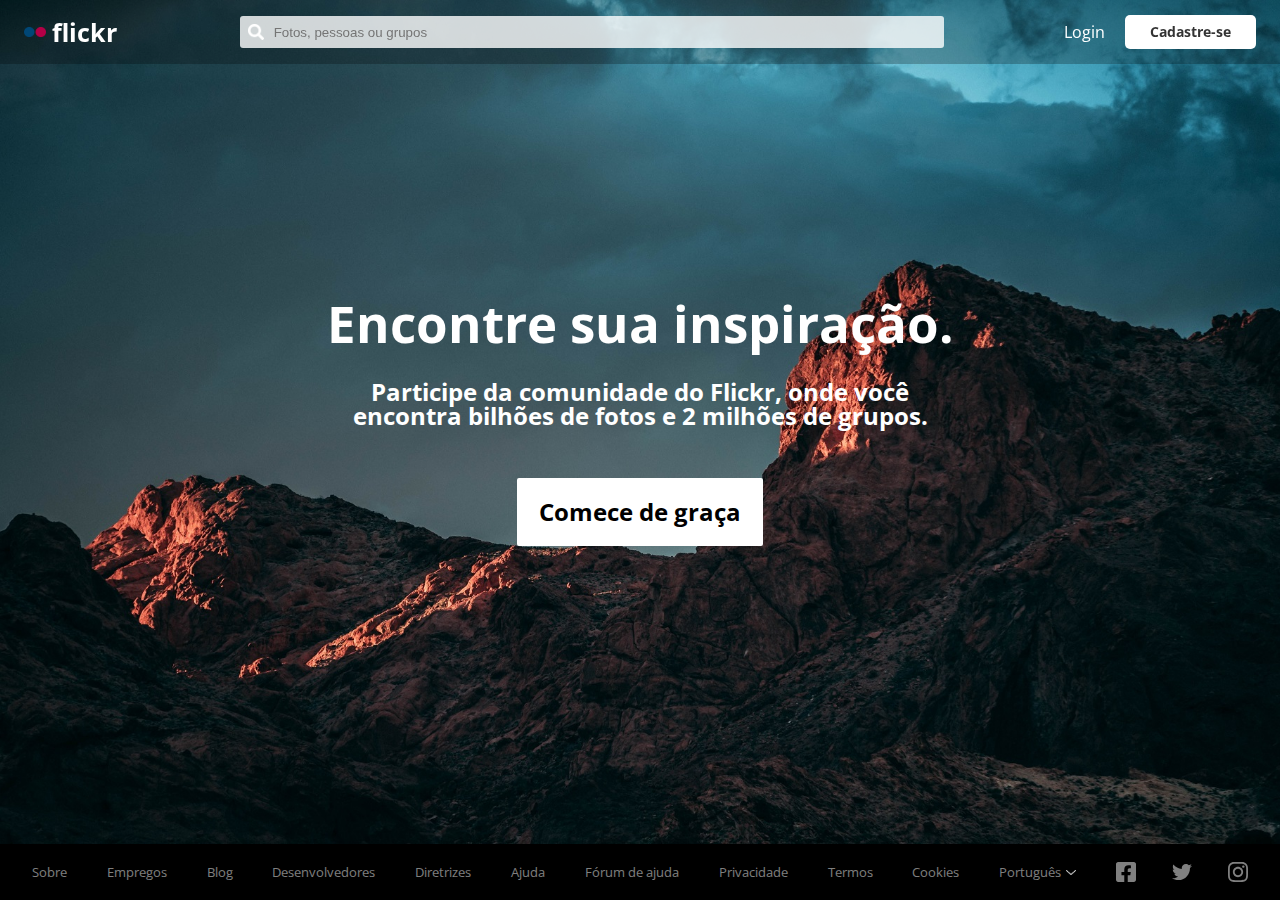
<file: index.html>
<!DOCTYPE html>
<html lang="en">
  <head>
    <meta charset="UTF-8" />
    <meta http-equiv="X-UA-Compatible" content="IE=edge" />
    <meta name="viewport" content="width=device-width, initial-scale=1.0" />
    <link rel="stylesheet" href="start.css" />
    <link rel="stylesheet" href="styles.css" />
    <link rel="preconnect" href="https://fonts.googleapis.com" />
    <link rel="preconnect" href="https://fonts.gstatic.com" crossorigin />
    <link
      href="https://fonts.googleapis.com/css2?family=Open+Sans:wght@400;600;700&display=swap"
      rel="stylesheet"
    />
    <title>flickr home page clone</title>
  </head>
  <body>
    <header class="header">
      <div class="logo-box">
        <img class="imgLogo" src="logo/flick-logo.png" alt="flick logo" />
        <a href="#" class="txtLogo">flickr</a>
      </div>
      <div class="search-box">
        <img src="images/search-solid.png" alt="search" class="imgSearch" />
        <input
          type="search"
          class="searchBox"
          placeholder="Fotos, pessoas ou grupos"
        />
      </div>
      <div class="login-box">
        <a href="#" class="login">Login</a>
        <a href="#" class="register">Cadastre-se</a>
      </div>
    </header>
    <main class="page-body">
      <div class="title-container">
        <h1 class="title">Encontre sua inspiração.</h1>
        <p>
          Participe da comunidade do Flickr, onde você encontra bilhões de fotos
          e 2 milhões de grupos.
        </p>
        <a href="#" class="bntStartNow" id="deGraca">Comece de graça</a>
      </div>
    </main>
    <footer class="footer">
      <div class="footButtons">
        <ul class="navTopRow">
          <li>Sobre</li>
          <li>Empregos</li>
          <li>Blog</li>
          <li>Desenvolvedores</li>
          <li>Diretrizes</li>
          <li>Ajuda</li>
          <li>Fórum de ajuda</li>
          <li>Privacidade</li>
          <li>Termos</li>
          <li>Cookies</li>
          <li class="language">
            <div class="idiom">Português</div>
            <img class="arrow" src="images/arrow.png" alt="arrow" />
          </li>
          <li class="socialMedias">
            <div class="facebook">
              <svg
                version="1.1"
                id="Camada_1"
                focusable="false"
                xmlns="http://www.w3.org/2000/svg"
                xmlns:xlink="http://www.w3.org/1999/xlink"
                x="0px"
                y="0px"
                viewBox="74 -74 448 448"
                style="enable-background: new 74 -74 448 448"
                xml:space="preserve"
              >
                <path
                  d="M474-74H122c-26.5,0-48,21.5-48,48v352c0,26.5,21.5,48,48,48h137.3V221.7h-63V150h63V95.4c0-62.2,37-96.5,93.7-96.5
                  c27.1,0,55.5,4.8,55.5,4.8v61h-31.3c-30.8,0-40.4,19.1-40.4,38.7V150h68.8l-11,71.7h-57.8V374H474c26.5,0,48-21.5,48-48V-26
                  C522-52.5,500.5-74,474-74z"
                />
              </svg>
            </div>
            <div class="twitter">
              <svg
                version="1.1"
                id="Camada_1"
                focusable="false"
                xmlns="http://www.w3.org/2000/svg"
                xmlns:xlink="http://www.w3.org/1999/xlink"
                x="0px"
                y="0px"
                viewBox="-143 45 512 512"
                style="enable-background: new -143 45 512 512"
                xml:space="preserve"
              >
                <path
                  d="M316.4,196.7c0.3,4.5,0.3,9.1,0.3,13.6c0,138.7-105.6,298.6-298.6,298.6c-59.5,0-114.7-17.2-161.1-47.1
                  c8.4,1,16.6,1.3,25.3,1.3c49.1,0,94.2-16.6,130.3-44.8c-46.1-1-84.8-31.2-98.1-72.8c6.5,1,13,1.6,19.8,1.6c9.4,0,18.8-1.3,27.6-3.6
                  c-48.1-9.7-84.1-52-84.1-103v-1.3c14,7.8,30.2,12.7,47.4,13.3c-28.3-18.8-46.8-51-46.8-87.4c0-19.5,5.2-37.4,14.3-53
                  C-55.6,175.9,22,217.5,109.1,222.1c-1.6-7.8-2.6-15.9-2.6-24c0-57.8,46.8-104.9,104.9-104.9c30.2,0,57.5,12.7,76.7,33.1
                  c23.7-4.5,46.5-13.3,66.6-25.3c-7.8,24.4-24.4,44.8-46.1,57.8c21.1-2.3,41.6-8.1,60.4-16.2C354.7,163.3,336.8,181.8,316.4,196.7
                  L316.4,196.7z"
                />
              </svg>
            </div>
            <div class="instagram">
              <svg
                version="1.1"
                id="Camada_1"
                focusable="false"
                xmlns="http://www.w3.org/2000/svg"
                xmlns:xlink="http://www.w3.org/1999/xlink"
                x="0px"
                y="0px"
                viewBox="-175 77 448 448"
                style="enable-background: new -175 77 448 448"
                xml:space="preserve"
              >
                <path
                  d="M49.1,186c-63.6,0-114.9,51.3-114.9,114.9s51.3,114.9,114.9,114.9S164,364.5,164,300.9S112.7,186,49.1,186z M49.1,375.6
                  c-41.1,0-74.7-33.5-74.7-74.7s33.5-74.7,74.7-74.7s74.7,33.5,74.7,74.7S90.2,375.6,49.1,375.6L49.1,375.6z M195.5,181.3
                  c0,14.9-12,26.8-26.8,26.8c-14.9,0-26.8-12-26.8-26.8s12-26.8,26.8-26.8S195.5,166.5,195.5,181.3z M271.6,208.5
                  c-1.7-35.9-9.9-67.7-36.2-93.9c-26.2-26.2-58-34.4-93.9-36.2c-37-2.1-147.9-2.1-184.9,0c-35.8,1.7-67.6,9.9-93.9,36.1
                  s-34.4,58-36.2,93.9c-2.1,37-2.1,147.9,0,184.9c1.7,35.9,9.9,67.7,36.2,93.9s58,34.4,93.9,36.2c37,2.1,147.9,2.1,184.9,0
                  c35.9-1.7,67.7-9.9,93.9-36.2c26.2-26.2,34.4-58,36.2-93.9C273.7,356.3,273.7,245.5,271.6,208.5L271.6,208.5z M223.8,433
                  c-7.8,19.6-22.9,34.7-42.6,42.6c-29.5,11.7-99.5,9-132.1,9s-102.7,2.6-132.1-9c-19.6-7.8-34.7-22.9-42.6-42.6
                  c-11.7-29.5-9-99.5-9-132.1s-2.6-102.7,9-132.1c7.8-19.6,22.9-34.7,42.6-42.6c29.5-11.7,99.5-9,132.1-9s102.7-2.6,132.1,9
                  c19.6,7.8,34.7,22.9,42.6,42.6c11.7,29.5,9,99.5,9,132.1S235.5,403.6,223.8,433z"
                />
              </svg>
            </div>
          </li>
        </ul>
      </div>
    </footer>

    <footer class="footerBottomRow">
      <div class="footButtonsBottomRow">
        <ul class="navBottomRow">
          <li>Privacidade</li>
          <li>Termos</li>
          <li>Cookies</li>
        </ul>
        <ul class="navSocialMediaBottomRow">
          <li class="socialMedias">
            <div class="facebook">
              <svg
                version="1.1"
                id="Camada_1"
                focusable="false"
                xmlns="http://www.w3.org/2000/svg"
                xmlns:xlink="http://www.w3.org/1999/xlink"
                x="0px"
                y="0px"
                viewBox="74 -74 448 448"
                style="enable-background: new 74 -74 448 448"
                xml:space="preserve"
              >
                <path
                  d="M474-74H122c-26.5,0-48,21.5-48,48v352c0,26.5,21.5,48,48,48h137.3V221.7h-63V150h63V95.4c0-62.2,37-96.5,93.7-96.5
                  c27.1,0,55.5,4.8,55.5,4.8v61h-31.3c-30.8,0-40.4,19.1-40.4,38.7V150h68.8l-11,71.7h-57.8V374H474c26.5,0,48-21.5,48-48V-26
                  C522-52.5,500.5-74,474-74z"
                />
              </svg>
            </div>
            <div class="twitter">
              <svg
                version="1.1"
                id="Camada_1"
                focusable="false"
                xmlns="http://www.w3.org/2000/svg"
                xmlns:xlink="http://www.w3.org/1999/xlink"
                x="0px"
                y="0px"
                viewBox="-143 45 512 512"
                style="enable-background: new -143 45 512 512"
                xml:space="preserve"
              >
                <path
                  d="M316.4,196.7c0.3,4.5,0.3,9.1,0.3,13.6c0,138.7-105.6,298.6-298.6,298.6c-59.5,0-114.7-17.2-161.1-47.1
                  c8.4,1,16.6,1.3,25.3,1.3c49.1,0,94.2-16.6,130.3-44.8c-46.1-1-84.8-31.2-98.1-72.8c6.5,1,13,1.6,19.8,1.6c9.4,0,18.8-1.3,27.6-3.6
                  c-48.1-9.7-84.1-52-84.1-103v-1.3c14,7.8,30.2,12.7,47.4,13.3c-28.3-18.8-46.8-51-46.8-87.4c0-19.5,5.2-37.4,14.3-53
                  C-55.6,175.9,22,217.5,109.1,222.1c-1.6-7.8-2.6-15.9-2.6-24c0-57.8,46.8-104.9,104.9-104.9c30.2,0,57.5,12.7,76.7,33.1
                  c23.7-4.5,46.5-13.3,66.6-25.3c-7.8,24.4-24.4,44.8-46.1,57.8c21.1-2.3,41.6-8.1,60.4-16.2C354.7,163.3,336.8,181.8,316.4,196.7
                  L316.4,196.7z"
                />
              </svg>
            </div>
            <div class="instagram">
              <svg
                version="1.1"
                id="Camada_1"
                focusable="false"
                xmlns="http://www.w3.org/2000/svg"
                xmlns:xlink="http://www.w3.org/1999/xlink"
                x="0px"
                y="0px"
                viewBox="-175 77 448 448"
                style="enable-background: new -175 77 448 448"
                xml:space="preserve"
              >
                <path
                  d="M49.1,186c-63.6,0-114.9,51.3-114.9,114.9s51.3,114.9,114.9,114.9S164,364.5,164,300.9S112.7,186,49.1,186z M49.1,375.6
                  c-41.1,0-74.7-33.5-74.7-74.7s33.5-74.7,74.7-74.7s74.7,33.5,74.7,74.7S90.2,375.6,49.1,375.6L49.1,375.6z M195.5,181.3
                  c0,14.9-12,26.8-26.8,26.8c-14.9,0-26.8-12-26.8-26.8s12-26.8,26.8-26.8S195.5,166.5,195.5,181.3z M271.6,208.5
                  c-1.7-35.9-9.9-67.7-36.2-93.9c-26.2-26.2-58-34.4-93.9-36.2c-37-2.1-147.9-2.1-184.9,0c-35.8,1.7-67.6,9.9-93.9,36.1
                  s-34.4,58-36.2,93.9c-2.1,37-2.1,147.9,0,184.9c1.7,35.9,9.9,67.7,36.2,93.9s58,34.4,93.9,36.2c37,2.1,147.9,2.1,184.9,0
                  c35.9-1.7,67.7-9.9,93.9-36.2c26.2-26.2,34.4-58,36.2-93.9C273.7,356.3,273.7,245.5,271.6,208.5L271.6,208.5z M223.8,433
                  c-7.8,19.6-22.9,34.7-42.6,42.6c-29.5,11.7-99.5,9-132.1,9s-102.7,2.6-132.1-9c-19.6-7.8-34.7-22.9-42.6-42.6
                  c-11.7-29.5-9-99.5-9-132.1s-2.6-102.7,9-132.1c7.8-19.6,22.9-34.7,42.6-42.6c29.5-11.7,99.5-9,132.1-9s102.7-2.6,132.1,9
                  c19.6,7.8,34.7,22.9,42.6,42.6c11.7,29.5,9,99.5,9,132.1S235.5,403.6,223.8,433z"
                />
              </svg>
            </div>
          </li>
        </ul>
      </div>
    </footer>

    <script src="script.js"></script>
  </body>
</html>
</file>
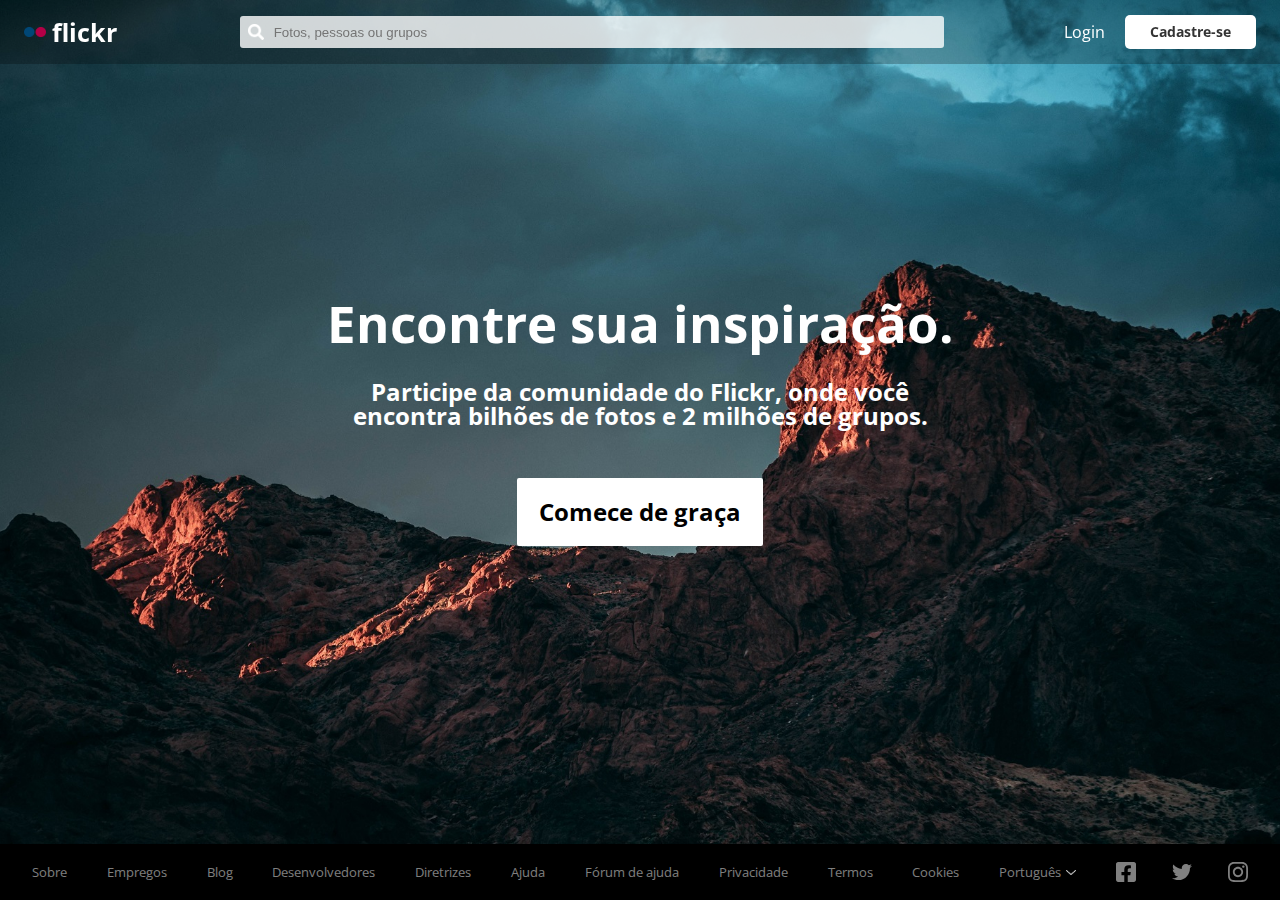
<file: intex.html>
<!DOCTYPE html>
<html lang="en">
  <head>
    <meta charset="UTF-8" />
    <meta http-equiv="X-UA-Compatible" content="IE=edge" />
    <meta name="viewport" content="width=device-width, initial-scale=1.0" />
    <link rel="stylesheet" href="start.css" />
    <link rel="stylesheet" href="styles.css" />
    <link rel="preconnect" href="https://fonts.googleapis.com" />
    <link rel="preconnect" href="https://fonts.gstatic.com" crossorigin />
    <link
      href="https://fonts.googleapis.com/css2?family=Open+Sans:wght@400;600;700&display=swap"
      rel="stylesheet"
    />
    <title>flickr.com</title>
  </head>
  <body>
    <header class="header">
      <div class="logo-box">
        <img class="imgLogo" src="logo/flick-logo.png" alt="flick logo" />
        <a href="#" class="txtLogo">flickr</a>
      </div>
      <div class="search-box">
        <img src="images/search-solid.png" alt="search" class="imgSearch" />
        <input
          type="search"
          class="searchBox"
          placeholder="Fotos, pessoas ou grupos"
        />
      </div>
      <div class="login-box">
        <a href="#" class="login">Login</a>
        <a href="#" class="register">Cadastre-se</a>
      </div>
    </header>
    <main class="page-body">
      <div class="title-container">
        <h1 class="title">Encontre sua inspiração.</h1>
        <p>
          Participe da comunidade do Flickr, onde você encontra bilhões de fotos
          e 2 milhões de grupos.
        </p>
        <a href="#" class="bntStartNow" id="deGraca">Comece de graça</a>
      </div>
    </main>
    <footer class="footer">
      <div class="footButtons">
        <ul class="navTopRow">
          <li>Sobre</li>
          <li>Empregos</li>
          <li>Blog</li>
          <li>Desenvolvedores</li>
          <li>Diretrizes</li>
          <li>Ajuda</li>
          <li>Fórum de ajuda</li>
          <li>Privacidade</li>
          <li>Termos</li>
          <li>Cookies</li>
          <li class="language">
            <div class="idiom">Português</div>
            <img class="arrow" src="images/arrow.png" alt="arrow" />
          </li>
          <li class="socialMedias">
            <div class="facebook">
              <svg
                version="1.1"
                id="Camada_1"
                focusable="false"
                xmlns="http://www.w3.org/2000/svg"
                xmlns:xlink="http://www.w3.org/1999/xlink"
                x="0px"
                y="0px"
                viewBox="74 -74 448 448"
                style="enable-background: new 74 -74 448 448"
                xml:space="preserve"
              >
                <path
                  d="M474-74H122c-26.5,0-48,21.5-48,48v352c0,26.5,21.5,48,48,48h137.3V221.7h-63V150h63V95.4c0-62.2,37-96.5,93.7-96.5
                  c27.1,0,55.5,4.8,55.5,4.8v61h-31.3c-30.8,0-40.4,19.1-40.4,38.7V150h68.8l-11,71.7h-57.8V374H474c26.5,0,48-21.5,48-48V-26
                  C522-52.5,500.5-74,474-74z"
                />
              </svg>
            </div>
            <div class="twitter">
              <svg
                version="1.1"
                id="Camada_1"
                focusable="false"
                xmlns="http://www.w3.org/2000/svg"
                xmlns:xlink="http://www.w3.org/1999/xlink"
                x="0px"
                y="0px"
                viewBox="-143 45 512 512"
                style="enable-background: new -143 45 512 512"
                xml:space="preserve"
              >
                <path
                  d="M316.4,196.7c0.3,4.5,0.3,9.1,0.3,13.6c0,138.7-105.6,298.6-298.6,298.6c-59.5,0-114.7-17.2-161.1-47.1
                  c8.4,1,16.6,1.3,25.3,1.3c49.1,0,94.2-16.6,130.3-44.8c-46.1-1-84.8-31.2-98.1-72.8c6.5,1,13,1.6,19.8,1.6c9.4,0,18.8-1.3,27.6-3.6
                  c-48.1-9.7-84.1-52-84.1-103v-1.3c14,7.8,30.2,12.7,47.4,13.3c-28.3-18.8-46.8-51-46.8-87.4c0-19.5,5.2-37.4,14.3-53
                  C-55.6,175.9,22,217.5,109.1,222.1c-1.6-7.8-2.6-15.9-2.6-24c0-57.8,46.8-104.9,104.9-104.9c30.2,0,57.5,12.7,76.7,33.1
                  c23.7-4.5,46.5-13.3,66.6-25.3c-7.8,24.4-24.4,44.8-46.1,57.8c21.1-2.3,41.6-8.1,60.4-16.2C354.7,163.3,336.8,181.8,316.4,196.7
                  L316.4,196.7z"
                />
              </svg>
            </div>
            <div class="instagram">
              <svg
                version="1.1"
                id="Camada_1"
                focusable="false"
                xmlns="http://www.w3.org/2000/svg"
                xmlns:xlink="http://www.w3.org/1999/xlink"
                x="0px"
                y="0px"
                viewBox="-175 77 448 448"
                style="enable-background: new -175 77 448 448"
                xml:space="preserve"
              >
                <path
                  d="M49.1,186c-63.6,0-114.9,51.3-114.9,114.9s51.3,114.9,114.9,114.9S164,364.5,164,300.9S112.7,186,49.1,186z M49.1,375.6
                  c-41.1,0-74.7-33.5-74.7-74.7s33.5-74.7,74.7-74.7s74.7,33.5,74.7,74.7S90.2,375.6,49.1,375.6L49.1,375.6z M195.5,181.3
                  c0,14.9-12,26.8-26.8,26.8c-14.9,0-26.8-12-26.8-26.8s12-26.8,26.8-26.8S195.5,166.5,195.5,181.3z M271.6,208.5
                  c-1.7-35.9-9.9-67.7-36.2-93.9c-26.2-26.2-58-34.4-93.9-36.2c-37-2.1-147.9-2.1-184.9,0c-35.8,1.7-67.6,9.9-93.9,36.1
                  s-34.4,58-36.2,93.9c-2.1,37-2.1,147.9,0,184.9c1.7,35.9,9.9,67.7,36.2,93.9s58,34.4,93.9,36.2c37,2.1,147.9,2.1,184.9,0
                  c35.9-1.7,67.7-9.9,93.9-36.2c26.2-26.2,34.4-58,36.2-93.9C273.7,356.3,273.7,245.5,271.6,208.5L271.6,208.5z M223.8,433
                  c-7.8,19.6-22.9,34.7-42.6,42.6c-29.5,11.7-99.5,9-132.1,9s-102.7,2.6-132.1-9c-19.6-7.8-34.7-22.9-42.6-42.6
                  c-11.7-29.5-9-99.5-9-132.1s-2.6-102.7,9-132.1c7.8-19.6,22.9-34.7,42.6-42.6c29.5-11.7,99.5-9,132.1-9s102.7-2.6,132.1,9
                  c19.6,7.8,34.7,22.9,42.6,42.6c11.7,29.5,9,99.5,9,132.1S235.5,403.6,223.8,433z"
                />
              </svg>
            </div>
          </li>
        </ul>
      </div>
    </footer>

    <footer class="footerBottomRow">
      <div class="footButtonsBottomRow">
        <ul class="navBottomRow">
          <li>Privacidade</li>
          <li>Termos</li>
          <li>Cookies</li>
        </ul>
        <ul class="navSocialMediaBottomRow">
          <li class="socialMedias">
            <div class="facebook">
              <svg
                version="1.1"
                id="Camada_1"
                focusable="false"
                xmlns="http://www.w3.org/2000/svg"
                xmlns:xlink="http://www.w3.org/1999/xlink"
                x="0px"
                y="0px"
                viewBox="74 -74 448 448"
                style="enable-background: new 74 -74 448 448"
                xml:space="preserve"
              >
                <path
                  d="M474-74H122c-26.5,0-48,21.5-48,48v352c0,26.5,21.5,48,48,48h137.3V221.7h-63V150h63V95.4c0-62.2,37-96.5,93.7-96.5
                  c27.1,0,55.5,4.8,55.5,4.8v61h-31.3c-30.8,0-40.4,19.1-40.4,38.7V150h68.8l-11,71.7h-57.8V374H474c26.5,0,48-21.5,48-48V-26
                  C522-52.5,500.5-74,474-74z"
                />
              </svg>
            </div>
            <div class="twitter">
              <svg
                version="1.1"
                id="Camada_1"
                focusable="false"
                xmlns="http://www.w3.org/2000/svg"
                xmlns:xlink="http://www.w3.org/1999/xlink"
                x="0px"
                y="0px"
                viewBox="-143 45 512 512"
                style="enable-background: new -143 45 512 512"
                xml:space="preserve"
              >
                <path
                  d="M316.4,196.7c0.3,4.5,0.3,9.1,0.3,13.6c0,138.7-105.6,298.6-298.6,298.6c-59.5,0-114.7-17.2-161.1-47.1
                  c8.4,1,16.6,1.3,25.3,1.3c49.1,0,94.2-16.6,130.3-44.8c-46.1-1-84.8-31.2-98.1-72.8c6.5,1,13,1.6,19.8,1.6c9.4,0,18.8-1.3,27.6-3.6
                  c-48.1-9.7-84.1-52-84.1-103v-1.3c14,7.8,30.2,12.7,47.4,13.3c-28.3-18.8-46.8-51-46.8-87.4c0-19.5,5.2-37.4,14.3-53
                  C-55.6,175.9,22,217.5,109.1,222.1c-1.6-7.8-2.6-15.9-2.6-24c0-57.8,46.8-104.9,104.9-104.9c30.2,0,57.5,12.7,76.7,33.1
                  c23.7-4.5,46.5-13.3,66.6-25.3c-7.8,24.4-24.4,44.8-46.1,57.8c21.1-2.3,41.6-8.1,60.4-16.2C354.7,163.3,336.8,181.8,316.4,196.7
                  L316.4,196.7z"
                />
              </svg>
            </div>
            <div class="instagram">
              <svg
                version="1.1"
                id="Camada_1"
                focusable="false"
                xmlns="http://www.w3.org/2000/svg"
                xmlns:xlink="http://www.w3.org/1999/xlink"
                x="0px"
                y="0px"
                viewBox="-175 77 448 448"
                style="enable-background: new -175 77 448 448"
                xml:space="preserve"
              >
                <path
                  d="M49.1,186c-63.6,0-114.9,51.3-114.9,114.9s51.3,114.9,114.9,114.9S164,364.5,164,300.9S112.7,186,49.1,186z M49.1,375.6
                  c-41.1,0-74.7-33.5-74.7-74.7s33.5-74.7,74.7-74.7s74.7,33.5,74.7,74.7S90.2,375.6,49.1,375.6L49.1,375.6z M195.5,181.3
                  c0,14.9-12,26.8-26.8,26.8c-14.9,0-26.8-12-26.8-26.8s12-26.8,26.8-26.8S195.5,166.5,195.5,181.3z M271.6,208.5
                  c-1.7-35.9-9.9-67.7-36.2-93.9c-26.2-26.2-58-34.4-93.9-36.2c-37-2.1-147.9-2.1-184.9,0c-35.8,1.7-67.6,9.9-93.9,36.1
                  s-34.4,58-36.2,93.9c-2.1,37-2.1,147.9,0,184.9c1.7,35.9,9.9,67.7,36.2,93.9s58,34.4,93.9,36.2c37,2.1,147.9,2.1,184.9,0
                  c35.9-1.7,67.7-9.9,93.9-36.2c26.2-26.2,34.4-58,36.2-93.9C273.7,356.3,273.7,245.5,271.6,208.5L271.6,208.5z M223.8,433
                  c-7.8,19.6-22.9,34.7-42.6,42.6c-29.5,11.7-99.5,9-132.1,9s-102.7,2.6-132.1-9c-19.6-7.8-34.7-22.9-42.6-42.6
                  c-11.7-29.5-9-99.5-9-132.1s-2.6-102.7,9-132.1c7.8-19.6,22.9-34.7,42.6-42.6c29.5-11.7,99.5-9,132.1-9s102.7-2.6,132.1,9
                  c19.6,7.8,34.7,22.9,42.6,42.6c11.7,29.5,9,99.5,9,132.1S235.5,403.6,223.8,433z"
                />
              </svg>
            </div>
          </li>
        </ul>
      </div>
    </footer>

    <script src="script.js"></script>
  </body>
</html>
</file>
<file: styles.css>
body {
  background-color: grey;
  background-image: url(images/background1.jpg);
  background-position: center;
  background-size: cover;
  background-repeat: no-repeat;
  width: 100vw;
  height: 100vh;
  display: flex;
  flex-direction: column;
  justify-content: space-between;
  font-family: Open Sans, sans-serif;
  transition: background-image ease 1s;
}

.header {
  position: fixed;
  width: 100%;
  height: 64px;
  background-color: rgba(0, 0, 0, 0.25);
  display: flex;
  flex-direction: row;
  justify-content: space-between;
  align-items: center;
  padding: 0 24px;
  box-sizing: border-box;
}

.logo-box {
  width: fit-content;
  height: 100%;
  display: flex;
  flex-direction: row;
  justify-content: center;
  align-items: center;
  cursor: pointer;
}
.imgLogo {
  height: 16%;
  margin-right: 6px;
}

.txtLogo {
  color: white;
  font-size: 25px;
  font-weight: 700;
  text-decoration: none;
}

.search-box {
  width: 100px;
  height: 50%;
  flex-grow: 1;
  display: flex;
  flex-direction: row;
  justify-content: center;
  align-items: center;
  margin-left: 23px;
  padding: 0 100px;
}
.imgSearch {
  height: 100%;
  background-color: rgba(255, 255, 255, 0.8);
  border-radius: 3px 0 0 3px;
  box-sizing: border-box;
  padding: 8px;
  cursor: pointer;
}
.searchBox {
  background-color: rgba(255, 255, 255, 0.8);
  box-sizing: border-box;
  border-radius: 0 3px 3px 0;
  height: 100%;
  width: 60%;
  flex-grow: 1;
  border: none;
}
.searchBox:focus {
  border: none;
  outline: none;
  background-color: rgba(255, 255, 255, 0.9);
}

.login-box {
  width: fit-content;
  height: 100%;
  display: flex;
  flex-direction: row;
  justify-content: center;
  align-items: center;
  text-decoration: none;
}
.login {
  margin: 0 20px;
  color: white;
  text-decoration: inherit;
}
.register {
  color: rgba(0, 0, 0, 0.8);
  font-size: 0.9em;
  font-weight: 700;
  background-color: white;
  border-radius: 5px;
  padding: 10px 25px;
  text-decoration: inherit;
}

.page-body {
  box-sizing: border-box;
  width: 100%;
  height: 100vh;
  padding: 0 60px;
  display: flex;
  flex-direction: row;
  justify-content: center;
  align-items: center;
}
.title-container {
  margin: 0 auto;
  width: 100%;
  max-width: 640px;
  height: fit-content;
  display: flex;
  flex-direction: column;
  justify-content: space-between;
  align-items: center;
}

.title {
  color: white;
  font-size: 3.2em;
  font-weight: 700;
  margin-bottom: 30px;
  text-align: center;
}
p {
  color: white;
  font-size: 1.5em;
  font-weight: 700;
  text-align: center;
}
.bntStartNow {
  color: black;
  background-color: white;
  padding: 20px 20px;
  border: white solid 2px;
  border-radius: 2px;
  text-decoration: none;
  font-weight: 700;
  font-size: 1.5em;
  margin-top: 50px;
}

.footer {
  box-sizing: border-box;
  background-color: black;
  width: 100%;
  height: fit-content;
  display: flex;
  justify-content: center;
  align-items: center;
}

.footer li:hover {
  cursor: pointer;
  color: rgba(255, 255, 255, 1);
}
.footerBottomRow li:hover {
  cursor: pointer;
  color: rgba(255, 255, 255, 1);
}

.footButtons {
  box-sizing: border-box;
  width: 95%;
  height: auto;
  padding: 16px 0;
  font-size: 0.8em;
  font-weight: 400;
  color: rgba(255, 255, 255, 0.5);
}
.footerBottomRow {
  box-sizing: border-box;
  background-color: black;
  width: 100%;
  height: 56px;
  display: none;
  justify-content: center;
  align-items: center;
}
.footButtonsBottomRow {
  box-sizing: border-box;
  width: 95%;
  height: auto;
  padding: 16px 0;
  font-size: 0.8em;
  font-weight: 400;
  color: rgba(255, 255, 255, 0.5);
  display: flex;
  flex-direction: row;
  justify-content: space-between;
  align-items: center;
}
.navBottomRow {
  display: flex;
  flex-direction: row;
  justify-content: space-between;
  align-items: center;
  height: 24px;
  width: 230px;
}
.navSocialMediaBottomRow {
  display: flex;
  flex-direction: row;
  justify-content: space-between;
  align-items: center;
  height: 24px;
}

.language {
  display: flex;
  flex-direction: row;
  justify-content: flex-start;
  align-items: center;
  height: 100%;
  width: fit-content;
}
.idiom {
  margin-right: 5px;
}
.arrow {
  height: 5px;
  width: 10px;
}

.socialMedias {
  width: fit-content;
  height: 100%;
  display: flex;
  flex-direction: row;
  justify-content: center;
  align-items: center;
}
.facebook {
  height: 100%;
  width: 20px;
  margin-right: 18px;
  display: flex;
  flex-direction: row;
  justify-content: center;
  align-items: center;
}
svg {
  fill: rgba(255, 255, 255, 0.5);
}
svg:hover {
  fill: white;
  transition: 0.1s ease-in-out;
}

.twitter {
  height: 100%;
  width: 20px;
  margin: 0 18px;
  display: flex;
  flex-direction: row;
  justify-content: center;
  align-items: center;
}

.instagram {
  height: 100%;
  width: 20px;
  margin-left: 18px;
  display: flex;
  flex-direction: row;
  justify-content: center;
  align-items: center;
}

.navTopRow {
  display: flex;
  flex-direction: row;
  justify-content: space-between;
  align-items: center;
  height: 24px;
}

@media (max-width: 1080px) {
  .header {
    padding: 0 24px;
  }
  .search-box {
    justify-content: flex-end;
    padding-right: 0;
  }
  .searchBox {
    display: none;
  }
  .imgSearch {
    background: none;
    padding: 5px;
  }
  .imgLogo {
    height: 16%;
    margin-right: 6px;
    margin-left: 20px;
  }
  .footerBottomRow {
    display: flex;
  }
  .footButtons {
    border-bottom: rgba(255, 255, 255, 0.5) solid 1px;
  }
  .navTopRow li:nth-of-type(8) {
    display: none;
  }
  .navTopRow li:nth-of-type(9) {
    display: none;
  }
  .navTopRow li:nth-of-type(10) {
    display: none;
  }
  .navTopRow li:nth-of-type(12) {
    display: none;
  }
}

@media (max-width: 812px) {
  .header {
    padding: 0 20px;
  }
  .register {
    display: none;
  }
  .login {
    border: white solid 2px;
    color: rgba(255, 255, 255, 0.9);
    padding: 5px 10px;
  }
}

@media (max-width: 750px) {
  .title {
    font-size: 2.7em;
  }
  p {
    font-size: 1em;
  }
}

@media (max-width: 700px) {
  body {
    height: fit-content;
    width: 100%;
  }

  .header {
    padding: 0;
  }

  .title {
    font-size: 2.2em;
  }

  p {
    display: none;
  }

  .bntStartNow {
    font-size: 1em;
    padding: 13px;
    margin-top: 0;
  }
  .footerBottomRow {
    display: none;
  }
  .navTopRow {
    flex-direction: column;
    height: fit-content;
    align-items: flex-start;
  }
  .footButtons {
    padding: 0 10px;
  }
  .navTopRow li {
    padding: 20px 0;
    width: 100%;
    border-bottom: rgba(255, 255, 255, 0.2) solid 1px;
  }
  .navTopRow li:nth-of-type(12) {
    display: flex;
  }
  .navTopRow li:last-child {
    border-bottom: none;
  }
  .socialMedias {
    width: fit-content;
    height: 24px;
    display: flex;
    flex-direction: row;
    justify-content: center;
    align-items: center;
  }
}
</file>
<file: start.css>
/* http://meyerweb.com/eric/tools/css/reset/ 
   v2.0 | 20110126
   License: none (public domain)
*/

html,
body,
div,
span,
applet,
object,
iframe,
h1,
h2,
h3,
h4,
h5,
h6,
p,
blockquote,
pre,
a,
abbr,
acronym,
address,
big,
cite,
code,
del,
dfn,
em,
img,
ins,
kbd,
q,
s,
samp,
small,
strike,
strong,
sub,
sup,
tt,
var,
b,
u,
i,
center,
dl,
dt,
dd,
ol,
ul,
li,
fieldset,
form,
label,
legend,
table,
caption,
tbody,
tfoot,
thead,
tr,
th,
td,
article,
aside,
canvas,
details,
embed,
figure,
figcaption,
footer,
header,
hgroup,
menu,
nav,
output,
ruby,
section,
summary,
time,
mark,
audio,
video {
  margin: 0;
  padding: 0;
  border: 0;
  font-size: 100%;
  font: inherit;
  vertical-align: baseline;
}
/* HTML5 display-role reset for older browsers */
article,
aside,
details,
figcaption,
figure,
footer,
header,
hgroup,
menu,
nav,
section {
  display: block;
}
body {
  line-height: 1;
}
ol,
ul {
  list-style: none;
}
blockquote,
q {
  quotes: none;
}
blockquote:before,
blockquote:after,
q:before,
q:after {
  content: "";
  content: none;
}
table {
  border-collapse: collapse;
  border-spacing: 0;
}
</file>
